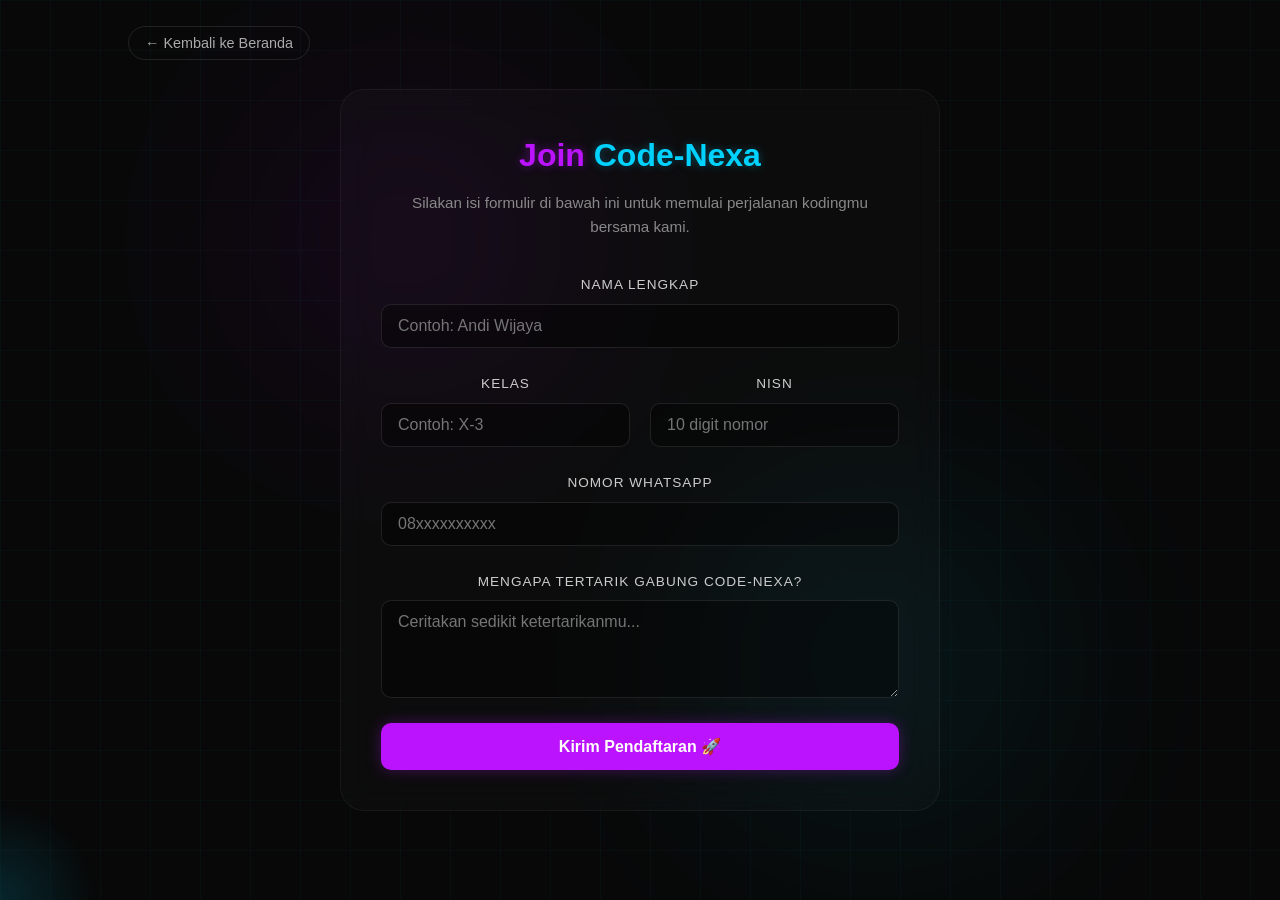
<file: form.html>
<!DOCTYPE html>
<html lang="id">
<head>
    <meta charset="UTF-8">
    <meta name="viewport" content="width=device-width, initial-scale=1.0">
    <title>Pendaftaran | CODE-NEXA</title>
    <link rel="stylesheet" href="style.css">
    <link rel="stylesheet" href="form.css"> <!-- CSS khusus untuk halaman daftar -->
</head>
<body>

    <!-- Tombol Kembali ke Beranda -->
    <div class="back-nav">
        <a href="index.html" class="btn-back">← Kembali ke Beranda</a>
    </div>

    <div class="form-wrapper">
        <!-- Ornamen Aura Background Redup -->
        <div class="form-glow-orb orb-1"></div>
        <div class="form-glow-orb orb-2"></div>

        <div class="form-container glass-card">
            <div class="form-header">
                <h1 class="soft-neon-purple">Join <span class="soft-neon-blue">Code-Nexa</span></h1>
                <p>Silakan isi formulir di bawah ini untuk memulai perjalanan kodingmu bersama kami.</p>
            </div>

            <!-- Form terintegrasi dengan FormSubmit agar masuk ke Email otomatis -->
            <!-- Action dialihkan ke server Web3Forms -->
        <form id="pendaftaranEkskul" action="https://api.web3forms.com/submit" method="POST">

             <!-- PENTING: Ganti teks di bawah ini dengan Access Key yang kamu copy dari Gmail tadi -->
                     <input type="hidden" name="access_key" value="edf87581-15c2-4b20-9ef4-ca0a12f0ca46">

                    <!-- Pengalihan otomatis kembali ke beranda setelah siswa sukses mendaftar -->
                     <input type="hidden" name="redirect" value="http://127.0.0.1:5500/index.html">
    
                    <!-- Menyembunyikan fitur captcha agar siswa tidak pusing mengisi teka-teki -->
                  <input type="checkbox" name="botcheck" class="hidden" style="display: none;">

                <div class="input-group">
                    <label for="nama">Nama Lengkap</label>
                    <input type="text" id="nama" name="Nama Lengkap" placeholder="Contoh: Andi Wijaya" required>
                </div>

                <div class="input-row">
                    <div class="input-group">
                        <label for="kelas">Kelas</label>
                        <input type="text" id="kelas" name="Kelas" placeholder="Contoh: X-3" required>
                    </div>
                    <div class="input-group">
                        <label for="nisn">NISN</label>
                        <input type="number" id="nisn" name="NISN" placeholder="10 digit nomor" required>
                    </div>
                </div>

                <div class="input-group">
                    <label for="whatsapp">Nomor WhatsApp</label>
                    <input type="tel" id="whatsapp" name="No WhatsApp" placeholder="08xxxxxxxxxx" required>
                </div>

                <div class="input-group">
                    <label for="alasan">Mengapa tertarik gabung Code-Nexa?</label>
                    <textarea id="alasan" name="Alasan Bergabung" rows="4" placeholder="Ceritakan sedikit ketertarikanmu..." required></textarea>
                </div>

                <button type="submit" class="submit-btn-neon">Kirim Pendaftaran 🚀</button>
            </form>
        </div>
    </div>

    <div class="cursor-glow"></div>
    <style>
        .cursor-glow {
        width: 200px;
        height: 200px;
        background: radial-gradient(circle, rgba(0, 210, 255, 0.15) 0%, transparent 70%);
        border-radius: 50%;
        position: fixed;
        pointer-events: none;
        z-index: 9999;
        transform: translate(-50%, -50%);
    }
    </style>

    <style> /* ANIMASI LOADING SPINNER */
.spinner {
    display: inline-block;
    width: 14px;
    height: 14px;
    border: 2px solid rgba(255, 255, 255, 0.3);
    border-radius: 50%;
    border-top-color: #fff;
    animation: spin 0.8s linear infinite;
    margin-right: 8px;
    vertical-align: middle;
}

@keyframes spin {
    to { transform: rotate(360deg); }
}
</style>
<script src="form.js"></script>
</body>
</html>
</file>
<file: style.css>
/* RESET & GLOBAL */
html {
    scroll-behavior: smooth; /* Efek meluncur mulus otomatis di seluruh halaman */
    scroll-padding-top: 80px; /* JAGA-JAGA: Beri jarak aman agar judul seksi tidak tertutup navbar yang melayang (fixed navbar) */
}
* {
    margin: 0; padding: 0; box-sizing: border-box;
    font-family: 'Segoe UI', sans-serif;
    scroll-behavior: smooth;
}

body {
    background: #080808;
    background-image: linear-gradient(rgba(0, 210, 255, 0.03) 1px, transparent 1px),
                      linear-gradient(90deg, rgba(0, 210, 255, 0.03) 1px, transparent 1px);
    background-size: 50px 50px;
    color: white;
    line-height: 1.6;
}

/* NAVIGASI */
header {
    background: rgba(0, 0, 0, 0.9);
    position: fixed; top: 0; width: 100%; z-index: 1000;
    border-bottom: 1px solid #222;
}

#about {
    position: relative;
    background: linear-gradient(rgba(8, 8, 8, 0.8), rgba(8, 8, 8, 0.8)), 
                url('/bg.\ kelas.jpg');
    background-size: cover;
    background-position: center;
    padding: 100px 10%;
}

nav {
    display: flex; justify-content: space-between; align-items: center;
    padding: 15px 10%;
}

.logo { font-size: 1.5rem; font-weight: bold; letter-spacing: 3px; }
.logo span { color: #bc13fe; text-shadow: 0 0 10px #bc13fe; }

nav ul { display: flex; list-style: none; gap: 20px; }
nav ul li a { color: #fff; text-decoration: none; font-size: 0.9rem; transition: 0.3s; }
nav ul li a:hover { color: #00d2ff; text-shadow: 0 0 10px #00d2ff; }

.btn-join { background: #bc13fe; padding: 5px 15px; border-radius: 5px; box-shadow: 0 0 10px #bc13fe; }


/* SPACING & GRID */
section { padding: 100px 10%; }
.grid-container { display: grid; grid-template-columns: repeat(auto-fit, minmax(280px, 1fr)); gap: 40px; margin-top: 40px; }
.text-center { text-align: center; margin-bottom: 20px; }

/* CARDS MATERI & MENTOR */
.materi-card, .mentor-card {
    background: #111; padding: 30px; border-radius: 20px;
    border: 1px solid #28188d; transition: 0.4s;
}

.materi-card:hover, .mentor-card:hover { transform: translateY(-10px); }

.neon-border-blue:hover { border-color: #00d2ff; box-shadow: 0 0 20px rgba(0, 210, 255, 0.3); }
.neon-border-purple:hover { border-color: #bc13fe; box-shadow: 0 0 20px rgba(188, 19, 254, 0.3); }

/* GALLERY */
.gallery-grid {
    display: grid; grid-template-columns: repeat(auto-fit, minmax(200px, 1fr)); gap: 15px; margin-top: 40px;
}

.gallery-item img {
    width: 100%; border-radius: 10px; border: 1px solid #333; transition: 0.3s;
}

.gallery-item img:hover { border-color: #00d2ff; filter: brightness(1.2); }

/* NEON TEXT */
/* Warna Biru Soft */
.neon-text-blue {
    color: #00d2ff;
    /* Gunakan hanya 2 lapis bayangan dengan blur yang lebih besar */
    text-shadow: 
        0 0 5px rgba(0, 210, 255, 0.5), 
        0 0 15px rgba(0, 210, 255, 0.3);
}

/* Warna Ungu Soft */
.neon-text-purple {
    color: #bc13fe;
    text-shadow: 
        0 0 5px rgba(188, 19, 254, 0.5), 
        0 0 15px rgba(188, 19, 254, 0.3);
}
.text-gradient { background: linear-gradient(90deg, #00d2ff, #bc13fe); -webkit-background-clip: text; -webkit-text-fill-color: transparent; font-weight: bold; }

/* MODAL */
.modal-overlay {
    display: none; position: fixed; top: 0; left: 0; width: 100%; height: 100%;
    background: rgba(0,0,0,0.85); backdrop-filter: blur(8px); z-index: 2000;
    justify-content: center; align-items: center; opacity: 0; transition: 0.3s;
}
.modal-overlay.active { display: flex; opacity: 1; }
.glass-card { background: rgba(255,255,255,0.05); padding: 40px; border-radius: 20px; border: 1px solid #bc13fe; text-align: center; }

/* RESPONSIVE */
@media (max-width: 768px) {
    nav ul { display: none; }
    section { padding: 60px 5%; }
}

/* Efek Lampu Neon Berkedip */
@keyframes flicker {
    0%, 18%, 22%, 25%, 53%, 57%, 100% {
        text-shadow: 0 0 4px #fff, 0 0 11px #fff, 0 0 19px #bc13fe, 0 0 40px #bc13fe, 0 0 80px #bc13fe;
    }
    20%, 24%, 55% {        
        text-shadow: none;
    }
}


.materi-card {
    position: relative;
    overflow: hidden;
}

.materi-card::before {
    content: '';
    position: absolute;
    top: -50%;
    left: -50%;
    width: 200%;
    height: 200%;
    background: conic-gradient(transparent, transparent, transparent, #00d2ff);
    animation: rotate 4s linear infinite;
    display: none;
}

.materi-card:hover::before {
    display: block;
}

.materi-card::after {
    content: '';
    position: absolute;
    inset: 2px; /* Jarak border */
    background: #111;
    border-radius: 18px;
    z-index: 1;
}

/* Pastikan konten card tetap di atas animasi border */
.materi-card * {
    position: relative;
    z-index: 2;
}

@keyframes rotate {
    100% { transform: rotate(360deg); }
}

/* Elemen sembunyi di awal */
.reveal {
    opacity: 0;
    transform: translateY(30px); /* Sedikit turun ke bawah */
    transition: opacity 0.8s ease-out, transform 0.8s ease-out;
}

/* Muncul dari bawah */
.reveal-bottom { transform: translateY(50px); }

/* Muncul dari kiri */
.reveal-left { transform: translateX(-50px); }

/* Saat class 'show' aktif (via JS) */
.reveal.show {
    opacity: 1;
    transform: translateY(0);
}

/* --- ANIMASI GLITCH CODE-NEXA --- */

.glitch {
    position: relative;
    display: inline-block;
}

/* Membuat salinan teks ungu (Pseudo-element Before) */
.glitch::before {
    content: attr(data-text);
    position: absolute;
    top: 0;
    left: 0;
    width: 100%;
    height: 100%;
    color: #bc13fe; /* Warna Ungu */
    background: #080808; /* Samakan dengan BG body */
    overflow: hidden;
    text-shadow: -2px 0 #bc13fe;
    clip: rect(0, 900px, 0, 0); /* Sembunyi di awal */
}

/* Membuat salinan teks biru (Pseudo-element After) */
.glitch::after {
    content: attr(data-text);
    position: absolute;
    top: 0;
    left: 0;
    width: 100%;
    height: 100%;
    color: #00d2ff; /* Warna Biru */
    background: #080808; /* Samakan dengan BG body */
    overflow: hidden;
    text-shadow: 2px 0 #00d2ff;
    clip: rect(0, 900px, 0, 0); /* Sembunyi di awal */
}

/* Jalankan Animasi Saat Hover */
.glitch:hover::before {
    animation: glitch-anim 0.3s infinite linear alternate-reverse;
}

.glitch:hover::after {
    animation: glitch-anim-2 0.3s infinite linear alternate-reverse;
}


@keyframes softFlicker {
    0%, 100% {
        opacity: 1;
        text-shadow: 0 0 8px rgba(188, 19, 254, 0.4);
    }
    50% {
        opacity: 0.8;
        text-shadow: 0 0 3px rgba(188, 19, 254, 0.2);
    }
}

.neon-flicker-pulse {
    animation: softFlicker 4s infinite ease-in-out;
}

.stat-box {
    display: flex;
    justify-content: space-around;
    padding: 50px 10%;
    background: rgba(255, 255, 255, 0.02);
    border-top: 1px solid #222;
    border-bottom: 1px solid #222;
    text-align: center;
}
.stat-box { font-size: 2.5rem; margin-bottom: 5px; }
.stat-box { color: #666; text-transform: uppercase; letter-spacing: 2px; font-size: 0.8rem; }
/* Container Dasar */
.about-container {
    display: flex;
    align-items: center;
    justify-content: space-between;
    gap: 50px;
}

/* Tipografi Judul */
.main-title {
    font-size: 3rem;
    line-height: 1.2;
    margin-bottom: 20px;
    color: #f0f0f0;
}

/* Neon yang Redup & Soft */
.soft-neon-purple {
    color: #bc13fe;
    /* Cahaya tipis, tidak menyilaukan */
    text-shadow: 0 0 10px rgba(188, 19, 254, 0.4); 
    position: relative;
}

/* Deskripsi yang nyaman dibaca */
.about-description {
    color: #aaa;
    font-size: 1.1rem;
    max-width: 600px;
    margin-bottom: 30px;
}

/* List Fitur */
.about-features {
    display: flex;
    gap: 20px;
    flex-wrap: wrap;
}

.feat-item {
    font-size: 0.85rem;
    color: #00d2ff;
    background: rgba(0, 210, 255, 0.05);
    padding: 5px 15px;
    border-radius: 50px;
    border: 1px solid rgba(0, 210, 255, 0.1);
}

/* Ornamen Visual (Background Aura) */
.about-visual {
    position: relative;
    width: 300px;
    height: 300px;
    display: flex;
    justify-content: center;
    align-items: center;
}

.glow-orb {
    position: absolute;
    width: 150px;
    height: 150px;
    filter: blur(80px); /* Blur tinggi agar cahayanya lembut */
    opacity: 0.2; /* Sangat redup */
    z-index: -1;
}

.orb-purple { background: #bc13fe; top: 0; right: 0; }
.orb-blue { background: #00d2ff; bottom: 0; left: 0; }

.visual-box {
    background: rgba(255, 255, 255, 0.03);
    padding: 20px;
    border-radius: 15px;
    border: 1px solid rgba(255, 255, 255, 0.1);
    font-family: 'Courier New', monospace;
    color: #555;
}

/* Responsif HP */
@media (max-width: 768px) {
    .about-container {
        flex-direction: column;
        text-align: center;
    }
    .about-visual {
        display: none; /* Sembunyikan visual di HP agar fokus ke teks */
    }
    .about-features {
        justify-content: center;
    }
}

@keyframes softNeonFlicker {
    0%, 100% { text-shadow: 0 0 10px rgba(188, 19, 254, 0.4); }
    33% { text-shadow: 0 0 5px rgba(188, 19, 254, 0.2); }
    66% { text-shadow: 0 0 15px rgba(188, 19, 254, 0.5); }
}

.neon-flicker {
    animation: softNeonFlicker 5s infinite;
}

.marquee {
    overflow: hidden;
    background: #111;
    padding: 15px 0;
    border-top: 1px solid #bc13fe;
    border-bottom: 1px solid #bc13fe;
}

.marquee-content {
    display: flex;
    white-space: nowrap;
    animation: scrolling 20s linear infinite;
}

.marquee-content span {
    font-weight: bold;
    color: #fff;
    margin: 0 40px;
    letter-spacing: 3px;
    opacity: 0.5;
}

@keyframes scrolling {
    0% { transform: translateX(0); }
    100% { transform: translateX(-50%); }
}

.mentor-card {
    position: relative;
    overflow: hidden;
}

.mentor-card::before {
    content: '';
    position: absolute;
    top: -50%;
    left: -50%;
    width: 200%;
    height: 200%;
    background: conic-gradient(transparent, transparent, transparent, #00d2ff);
    animation: rotate 4s linear infinite;
    display: none;
}

.mentor-card:hover::before {
    display: block;
}

.mentor-card::after {
    content: '';
    position: absolute;
    inset: 2px; /* Jarak border */
    background: #111;
    border-radius: 18px;
    z-index: 1;
}

/* Pastikan konten card tetap di atas animasi border */
.mentor-card * {
    position: relative;
    z-index: 2;
}

@keyframes rotate {
    100% { transform: rotate(360deg); }
}

/* Efek Mengetik Kursor */
#dynamic-typing::after {
    content: '|';
    animation: blink 0.7s infinite;
}

@keyframes blink {
    50% { opacity: 0; }
}

/* Tombol Switch Tema */
.theme-btn {
    background: none;
    border: 1px solid rgba(255, 255, 255, 0.2);
    font-size: 1.2rem;
    cursor: pointer;
    padding: 5px 10px;
    border-radius: 50%;
    transition: 0.3s;
}
.theme-btn:hover {
    transform: scale(1.1);
    border-color: #00d2ff;
}

/* Tampilan Notifikasi Sukses di dalam Form */
.success-message {
    animation: fadeInUp 0.5s ease forwards;
    padding: 20px;
}
.success-icon {
    font-size: 3rem;
    animation: bounce 1s infinite;
}
@keyframes bounce {
    0%, 100% { transform: translateY(0); }
    50% { transform: translateY(-10px); }
}

/* Mode Alternatif (Cyber Pink Mode) saat tombol tema diklik */
body.cyber-pink {
    background: #0f0514;
    background-image: linear-gradient(rgba(188, 19, 254, 0.03) 1px, transparent 1px),
                      linear-gradient(90deg, rgba(188, 19, 254, 0.03) 1px, transparent 1px);
}
body.cyber-pink .soft-neon-purple {
    color: #00d2ff;
    text-shadow: 0 0 10px rgba(0, 210, 255, 0.4);
}

/* ==========================================
   CTA SECTION WITH ORGANIC GLASSMORPHISM
   ========================================== */
.cta-section {
    padding: 60px 20px;
    display: flex;
    justify-content: center;
    align-items: center;
    background: #0d0d11; /* Latar belakang gelap */
}

.glass-card-organic {
    background: rgba(255, 255, 255, 0.03);
    backdrop-filter: blur(12px);
    -webkit-backdrop-filter: blur(12px);
    border: 1px solid rgba(255, 255, 255, 0.08);
    
    /* Bentuk organik melengkung lembut, menghindari boxy */
    border-radius: 24px; 
    
    padding: 40px 50px;
    width: 100%;
    max-width: 1000px;
    display: flex;
    justify-content: space-between;
    align-items: center;
    gap: 30px;
    
    /* Soft warm glow effect */
    box-shadow: 0 15px 35px rgba(0, 0, 0, 0.5), 
                0 0 25px rgba(255, 77, 0, 0.05); 
    transition: transform 0.3s ease, box-shadow 0.3s ease;
}

.glass-card-organic:hover {
    transform: translateY(-5px);
    box-shadow: 0 20px 40px rgba(0, 0, 0, 0.6), 
                0 0 35px rgba(255, 77, 0, 0.1); /* Pendaran neon diperlembut saat hover */
}

.cta-content h2 {
    color: #ffffff;
    font-size: 2rem;
    margin-bottom: 10px;
    font-weight: 700;
}

.text-glow-warm {
    color: #4336ff; /* Warna oranye api hangat */
    text-shadow: 0 0 8px rgba(175, 54, 255, 0.4);
}

.cta-content p {
    color: #b0b0bc;
    font-size: 1rem;
    max-width: 600px;
    line-height: 1.6;
}

/* TOMBOL CTA NEON */
.btn-cta-neon {
    display: inline-flex;
    align-items: center;
    gap: 10px;
    padding: 14px 32px;
    background: linear-gradient(135deg, #0000ff, #d400ff); /* Tema Gradasi Api */
    color: #ffffff;
    text-decoration: none;
    font-weight: 600;
    border-radius: 50px; /* Rounded pill shape */
    transition: all 0.3s ease;
    box-shadow: 0 4px 15px rgba(0, 85, 255, 0.2);
}

.btn-cta-neon:hover {
    transform: scale(1.05);
    box-shadow: 0 6px 20px rgba(0, 68, 255, 0.4); /* Efek glow tombol tetap nyaman di mata */
}

/* RESPONSIF UNTUK HP */
@media (max-width: 768px) {
    .glass-card-organic {
        flex-direction: column;
        text-align: center;
        padding: 30px 24px;
    }
    
    .cta-content p {
        margin-bottom: 10px;
    }
    
    .btn-cta-neon {
        width: 100%;
        justify-content: center;
    }
}

/* ==========================================
   INTERACTIVE SKILLS MATRIX STYLE
   ========================================== */
.skills-section {
    padding: 60px 20px;
    background: #0d0d11;
    text-align: center;
}

.skills-headline h2 {
    color: #ffffff;
    font-size: 2.2rem;
    margin-bottom: 10px;
}

.skills-headline p {
    color: #b0b0bc;
    margin-bottom: 40px;
}

.matrix-container {
    max-width: 900px;
    margin: 0 auto;
    display: flex;
    flex-direction: column;
    gap: 20px;
}

/* Navigasi Tombol */
.matrix-nav {
    display: flex;
    justify-content: center;
    gap: 15px;
}

.matrix-btn {
    background: rgba(255, 255, 255, 0.02);
    border: 1px solid rgba(255, 255, 255, 0.08);
    color: #b0b0bc;
    padding: 12px 28px;
    border-radius: 50px;
    cursor: pointer;
    font-weight: 600;
    font-size: 1rem;
    display: flex;
    align-items: center;
    gap: 8px;
    transition: all 0.3s ease;
}

.matrix-btn:hover {
    color: #ffffff;
    border-color: rgba(134, 54, 255, 0.3);
    box-shadow: 0 0 15px rgba(208, 54, 255, 0.1); /* Soft glow nyaman di mata */
}

.matrix-btn.active {
    background: linear-gradient(135deg, #0800ff1a, #1100ff33);
    border-color: #3643ff;
    color: #ffffff;
    box-shadow: 0 0 15px rgba(98, 54, 255, 0.2);
}

/* Konten Display */
.matrix-display {
    text-align: left;
    min-height: 180px;
    display: flex;
    align-items: center;
}

.skill-detail-panel h3 {
    color: #ffffff;
    font-size: 1.5rem;
    margin-bottom: 12px;
    display: flex;
    align-items: center;
    gap: 10px;
}

.skill-detail-panel p {
    color: #b0b0bc;
    line-height: 1.6;
    margin-bottom: 20px;
}

/* Kumpulan Tag Materi */
.sub-topics {
    display: flex;
    flex-wrap: wrap;
    gap: 10px;
}

.topic-tag {
    background: rgba(255, 255, 255, 0.05);
    border: 1px solid rgba(255, 255, 255, 0.1);
    color: #ffffff;
    padding: 6px 14px;
    border-radius: 8px;
    font-size: 0.85rem;
    font-weight: 500;
}

/* ==========================================
   FASE 1: CODING LAB SIMULATOR STYLE
   ========================================== */
.simulation-section {
    padding: 60px 20px;
    background: #0d0d11;
    text-align: center;
}
.simulation-header h2 {
    color: #ffffff;
    font-size: 2.2rem;
    margin-bottom: 10px;
}
.simulation-container {
    max-width: 1100px;
    margin: 30px auto 0 auto;
}
.challenge-box {
    text-align: left;
    padding: 35px;
    display: flex;
    flex-direction: column;
    justify-content: center;
}
.challenge-badge {
    background: rgba(255, 94, 54, 0.1);
    color: #ff5e36;
    border: 1px solid rgba(255, 94, 54, 0.2);
    padding: 4px 12px;
    border-radius: 50px;
    font-size: 0.8rem;
    font-weight: 600;
    width: max-content;
    margin-bottom: 15px;
}
.challenge-box h3 {
    color: #fff;
    font-size: 1.6rem;
    margin-bottom: 15px;
}
.challenge-box p {
    color: #b0b0bc;
    line-height: 1.6;
}
.clue-box {
    background: rgba(255, 255, 255, 0.02);
    border-left: 3px solid #ff5e36;
    padding: 15px;
    margin: 20px 0;
    border-radius: 0 12px 12px 0;
}
.clue-box ul {
    margin-top: 8px;
    padding-left: 20px;
    color: #b0b0bc;
}
.btn-check-code {
    background: linear-gradient(135deg, #ff4500, #ff7300);
    color: #fff;
    border: none;
    padding: 14px 24px;
    font-weight: 600;
    border-radius: 12px;
    cursor: pointer;
    transition: all 0.3s ease;
    text-align: center;
}
.btn-check-code:hover {
    transform: translateY(-2px);
    box-shadow: 0 5px 15px rgba(255, 69, 0, 0.3);
}

/* Editor Input Area */
.editor-box-container {
    padding: 0 !important;
    background: rgba(15, 15, 22, 0.6) !important;
    display: flex;
    flex-direction: column;
    overflow: hidden;
}
.editor-input-area {
    flex-grow: 1;
}
#user-code-input {
    width: 100%;
    height: 180px;
    background: transparent;
    border: none;
    padding: 20px;
    color: #00ffcc;
    font-family: 'Consolas', 'Courier New', monospace;
    font-size: 0.95rem;
    resize: none;
    outline: none;
    line-height: 1.5;
}
.lab-output-window {
    background: rgba(0, 0, 0, 0.2);
    border: 1px dashed rgba(255, 255, 255, 0.1);
    margin: 0 20px 20px 20px;
    padding: 20px;
    border-radius: 12px;
    min-height: 80px;
    text-align: left;
    color: #fff;
}

/* ==========================================
   FASE 2: HACKATHON SECTION STYLE
   ========================================== */
.hackathon-section {
    padding: 80px 20px;
    background: #0d0d11;
    position: relative;
    display: flex;
    justify-content: center;
}
.hackathon-container {
    max-width: 1100px;
    width: 100%;
    padding: 45px !important;
    display: grid;
    grid-template-columns: 1.2fr 0.8fr;
    gap: 40px;
    align-items: center;
    position: relative;
    z-index: 2;
    box-shadow: 0 15px 35px rgba(0,0,0,0.5), 0 0 30px rgba(0, 210, 255, 0.03);
}
.text-glow-blue {
    color: #00d2ff;
    text-shadow: 0 0 8px rgba(0, 210, 255, 0.4);
}
.hackathon-badge {
    background: rgba(0, 210, 255, 0.1);
    color: #00d2ff;
    border: 1px solid rgba(0, 210, 255, 0.2);
    padding: 5px 14px;
    border-radius: 50px;
    font-size: 0.8rem;
    font-weight: 600;
    display: inline-block;
    margin-bottom: 15px;
}
.hackathon-info h2 {
    color: #fff;
    font-size: 2.5rem;
    margin-bottom: 15px;
}
.hackathon-info p {
    color: #b0b0bc;
    line-height: 1.7;
}
.hackathon-meta-grid {
    display: flex;
    gap: 30px;
    margin-top: 25px;
    flex-wrap: wrap;
}
.meta-item {
    display: flex;
    align-items: center;
    gap: 12px;
    color: #fff;
}
.meta-item i {
    color: #00d2ff;
    font-size: 1.3rem;
}
.meta-item div {
    display: flex;
    flex-direction: column;
}
.meta-item span {
    font-size: 0.8rem;
    color: #696979;
}
.meta-item interstate {
    font-size: 0.95rem;
}

/* Countdown Box Component */
.hackathon-countdown-box {
    background: rgba(255, 255, 255, 0.02);
    border: 1px solid rgba(255, 255, 255, 0.05);
    border-radius: 16px;
    padding: 30px;
    text-align: center;
    display: flex;
    flex-direction: column;
    align-items: center;
}
.hackathon-countdown-box h4 {
    color: #b0b0bc;
    font-weight: 500;
    margin-bottom: 15px;
}
.countdown-timer {
    display: flex;
    gap: 15px;
    margin-bottom: 25px;
}
.time-block {
    background: rgba(0, 0, 0, 0.3);
    border: 1px solid rgba(255, 255, 255, 0.05);
    padding: 10px 15px;
    border-radius: 12px;
    min-width: 70px;
    display: flex;
    flex-direction: column;
}
.time-block span {
    font-size: 1.8rem;
    font-weight: 700;
    color: #ffffff;
    font-family: monospace;
}
.time-block small {
    color: #696979;
    font-size: 0.75rem;
}
.btn-hackathon-join {
    width: 100%;
    padding: 14px;
    background: transparent;
    border: 1px solid #00d2ff;
    color: #00d2ff;
    text-decoration: none;
    font-weight: 600;
    border-radius: 12px;
    transition: all 0.3s ease;
    box-shadow: 0 0 10px rgba(0, 210, 255, 0.1);
}
.btn-hackathon-join:hover {
    background: #00d2ff;
    color: #0d0d11;
    box-shadow: 0 0 20px rgba(0, 210, 255, 0.3);
    transform: scale(1.02);
}

/* RESPONSIVE LAYOUT MOBILE */
@media (max-width: 900px) {
    .hackathon-container {
        grid-template-columns: 1fr;
        padding: 25px !important;
    }
}

/* ==========================================================================
   CSS MASTER: SECTION CARD MATERI & POP-UP MODAL ENGINE
   ========================================================================== */

/* Container Section */
.materi-section {
    padding: 60px 0;
    width: 100%;
}

.materi-container {
    max-width: 1200px;
    margin: 0 auto;
    padding: 0 20px;
    box-sizing: border-box;
}

.materi-title {
    text-align: center;
    font-size: 2rem;
    font-weight: 700;
    color: #ffffff;
    margin-bottom: 40px;
    letter-spacing: 0.5px;
    text-shadow: 0 0 10px rgba(0, 210, 255, 0.2);
}

/* Grid Layout */
.materi-grid {
    display: grid;
    grid-template-columns: repeat(3, 1fr);
    gap: 25px;
}

/* Card Styling (Organic Glassmorphism) */
.materi-card {
    padding: 30px;
    cursor: pointer;
    transition: transform 0.3s cubic-bezier(0.25, 1, 0.5, 1), box-shadow 0.3s ease, border-color 0.3s ease;
    display: flex;
    flex-direction: column;
    align-items: flex-start;
}

.materi-card:hover {
    transform: translateY(-6px);
    border-color: rgba(255, 255, 255, 0.15);
    box-shadow: 0 15px 30px rgba(0, 0, 0, 0.5);
}

/* Ikon Pembungkus & Soft Glow Effect */
.card-icon-wrapper {
    width: 45px;
    height: 45px;
    border-radius: 10px;
    display: flex;
    align-items: center;
    justify-content: center;
    font-size: 1.3rem;
    margin-bottom: 20px;
}

.html-glow { background: rgba(255, 69, 0, 0.1); color: #ff4500; border: 1px solid rgba(255, 69, 0, 0.2); }
.python-glow { background: rgba(0, 210, 255, 0.1); color: #00d2ff; border: 1px solid rgba(0, 210, 255, 0.2); }
.mobile-glow { background: rgba(160, 32, 240, 0.1); color: #a020f0; border: 1px solid rgba(160, 32, 240, 0.2); }

.materi-card h3 {
    color: #ffffff;
    font-size: 1.25rem;
    margin: 0 0 12px 0;
}

.materi-card p {
    color: #a0a0b0;
    font-size: 0.9rem;
    line-height: 1.5;
    margin: 0 0 20px 0;
    flex-grow: 1;
}

.btn-baca-materi {
    font-size: 0.85rem;
    font-weight: 600;
    color: #b0b0bc;
    display: flex;
    align-items: center;
    gap: 8px;
    transition: color 0.2s ease;
}

.materi-card:hover .btn-baca-materi {
    color: #00ffcc;
}

/* ==========================================
   MODAL POP-UP ENGINE STYLING
   ========================================== */
.materi-modal-overlay {
    position: fixed;
    top: 0;
    left: 0;
    width: 100%;
    height: 100%;
    background: rgba(4, 4, 6, 0.75);
    backdrop-filter: blur(8px);
    -webkit-backdrop-filter: blur(8px);
    z-index: 1000;
    display: flex;
    align-items: center;
    justify-content: center;
    opacity: 0;
    pointer-events: none;
    transition: opacity 0.3s ease;
}

/* Trigger Muncul (Diaktifkan via JS) */
.materi-modal-overlay.modal-active {
    opacity: 1;
    pointer-events: auto;
}

/* Konten Utama di Dalam Modal */
.materi-modal-content {
    width: 100%;
    max-width: 500px; /* Batasi lebar maksimal agar tidak terlalu melar */
    padding: 30px;
    position: relative;
    transform: scale(0.9);
    transition: transform 0.3s cubic-bezier(0.34, 1.56, 0.64, 1);
    background: #0f0f15 !important;
    display: flex;
    flex-direction: column; /* Mengatur semua komponen menyusun ke bawah, bukan ke samping */
    align-items: flex-start; /* Meratakan semua konten ke sebelah kiri */
    box-sizing: border-box;
}

.materi-modal-overlay.modal-active .materi-modal-content {
    transform: scale(1);
}

/* Tombol Silang Close di Sudut Kanan Atas */
.modal-close-btn {
    position: absolute;
    top: 15px;
    right: 20px;
    background: transparent;
    border: none;
    color: #606070;
    font-size: 1.8rem;
    cursor: pointer;
    transition: color 0.2s ease;
    z-index: 10;
}
.modal-close-btn:hover { color: #ffffff; }

/* Tag Kategori di Atas Judul */
.modal-header-tag {
    font-size: 0.75rem;
    font-weight: 800;
    padding: 4px 10px;
    border-radius: 4px;
    display: inline-flex;
    align-items: center;
    gap: 6px;
    margin-bottom: 15px;
}

/* Judul Utama Modal */
.materi-modal-content h2 {
    color: #ffffff;
    font-size: 1.5rem;
    margin: 0 0 15px 0;
    text-align: left;
    width: 100%;
}

/* Area Isi Konten yang Bisa Di-scroll Secara Vertikal Saja */
.modal-body-scroll {
    width: 100%; /* Paksa lebar penuh mengikuti kontainer utama */
    max-height: 300px; /* Batasi tinggi maksimal agar tidak menembus layar */
    overflow-y: auto; /* Aktifkan scroll atas-bawah jika teks panjang */
    overflow-x: hidden; /* Matikan total scroll kiri-kanan yang merusak layout */
    padding-right: 8px;
    margin-bottom: 25px;
    box-sizing: border-box;
    text-align: left;
}

/* Kustomisasi Tampilan Scrollbar agar Tipis dan Estetik */
.modal-body-scroll::-webkit-scrollbar {
    width: 4px;
}
.modal-body-scroll::-webkit-scrollbar-track {
    background: rgba(255, 255, 255, 0.01);
}
.modal-body-scroll::-webkit-scrollbar-thumb {
    background: rgba(255, 255, 255, 0.1);
    border-radius: 4px;
}
.modal-body-scroll::-webkit-scrollbar-thumb:hover {
    background: #00ffcc;
}

.modal-body-scroll p {
    color: #a0a0b0;
    font-size: 0.95rem;
    line-height: 1.6;
    margin: 0 0 15px 0;
}

/* Box Wadah Sub-Materi Internal */
.sub-materi-box {
    width: 100%; /* Pastikan box sub-materi melebar sempurna */
    background: rgba(255, 255, 255, 0.02);
    border: 1px solid rgba(255, 255, 255, 0.04);
    border-radius: 8px;
    padding: 15px;
    margin-bottom: 15px;
    box-sizing: border-box;
}

.sub-materi-box h4 {
    margin: 0 0 8px 0;
    color: #ffffff;
    font-size: 1rem;
    display: flex;
    align-items: center;
    gap: 8px;
}

.sub-materi-box p {
    margin: 0;
    font-size: 0.88rem;
    color: #a0a0b0;
}

/* Tombol Akses ke Halaman Arena */
.modal-btn-arena {
    display: flex;
    width: 100%; /* Membuat tombol memanjang penuh di bagian bawah */
    background: linear-gradient(135deg, #ff4500, #ff7300);
    color: #ffffff;
    text-decoration: none;
    padding: 12px;
    border-radius: 8px;
    font-weight: 700;
    font-size: 0.95rem;
    justify-content: center;
    align-items: center;
    gap: 10px;
    box-sizing: border-box;
    transition: opacity 0.2s ease, transform 0.2s ease;
    margin-top: auto; /* Dorong tombol untuk selalu berada di paling bawah modal */
}

.modal-btn-arena:hover {
    opacity: 0.95;
    transform: translateY(-1px);
}

/* Aturan Responsif Layar Smartphone */
@media (max-width: 600px) {
    .materi-modal-content {
        width: 92%;
        padding: 20px;
    }
    .materi-modal-content h2 {
        font-size: 1.3rem;
    }
}

/* --- Pembungkus Ikon pada Card --- */
.card-icon-wrapper {
    width: 50px;
    height: 50px;
    border-radius: 12px;
    display: flex;
    align-items: center;
    justify-content: center;
    font-size: 1.6rem; /* Ukuran logo */
    margin-bottom: 20px;
    transition: all 0.3s ease;
}

/* --- Efek Warna & Soft Glow Per Kategori (Nyaman di Mata) --- */
.html-glow { 
    background: rgba(255, 69, 0, 0.1); 
    color: #ff4500; 
    border: 1px solid rgba(255, 69, 0, 0.25);
    box-shadow: 0 0 15px rgba(255, 69, 0, 0.15);
}

.python-glow { 
    background: rgba(0, 210, 255, 0.1); 
    color: #00d2ff; 
    border: 1px solid rgba(0, 210, 255, 0.25);
    box-shadow: 0 0 15px rgba(0, 210, 255, 0.15);
}

.mobile-glow { 
    background: rgba(160, 32, 240, 0.1); 
    color: #bfa3ff; 
    border: 1px solid rgba(160, 32, 240, 0.25);
    box-shadow: 0 0 15px rgba(160, 32, 240, 0.15);
}

/* --- Efek Interaktif Saat Card Di-Hover Teman Sekolahmu --- */
.materi-card:hover .html-glow {
    box-shadow: 0 0 20px rgba(255, 69, 0, 0.35);
    background: rgba(255, 69, 0, 0.15);
}

.materi-card:hover .python-glow {
    box-shadow: 0 0 20px rgba(0, 210, 255, 0.35);
    background: rgba(0, 210, 255, 0.15);
}

.materi-card:hover .mobile-glow {
    box-shadow: 0 0 20px rgba(160, 32, 240, 0.35);
    background: rgba(160, 32, 240, 0.15);
}

/* ==========================================================================
   CSS EXPANSION: INSTRUCTORS & ACTIVITIES SECTIONS
   ========================================================================== */

/* Pengatur Jarak Kontainer Global */
.nexa-container {
    max-width: 1200px;
    margin: 0 auto;
    padding: 0 20px;
    box-sizing: border-box;
}

.section-glow-title {
    text-align: center;
    font-size: 1.8rem;
    font-weight: 700;
    margin-bottom: 35px;
    letter-spacing: 0.5px;
}

/* --- STYLE UNTUK OUR INSTRUCTORS --- */
.instructors-section {
    padding: 50px 0;
}

/* --- SAKELAR FLEXBOX ANTI-MIRING --- */
.instructors-grid {
    display: flex;                  /* Mengaktifkan mode baris fleksibel */
    flex-direction: row;            /* Memaksa elemen berjejer ke samping (kanan-kiri) */
    justify-content: space-between; /* Membagi ruang kanan dan kiri secara adil */
    align-items: stretch;           /* Membuat tinggi kartu Kak Budi & Kak Siti sama rata */
    gap: 25px;                      /* Jarak aman antar kartu */
    width: 100%;
    max-width: 1200px;
    margin: 0 center;
    box-sizing: border-box;
}

/* --- UKURAN KARTU INSTRUKTUR --- */
.instructor-card {
    flex: 1;                        /* Memaksa kedua kartu membagi lebar wilayah 50% - 50% secara adil */
    min-width: 0;                   /* Mencegah kartu meluap keluar grid */
    background: rgba(255, 255, 255, 0.03);
    border: 1px solid rgba(255, 255, 255, 0.05);
    border-radius: 16px;
    padding: 25px;
    display: flex;
    align-items: center;
    gap: 20px;
    box-sizing: border-box;
    transition: transform 0.3s ease, border-color 0.3s ease;
}

/* --- RESPONSIVITAS SMARTPHONE --- */
@media (max-width: 900px) {
    .instructors-grid {
        flex-direction: column;     /* Saat layar HP, susunan otomatis kembali tegak lurus ke bawah */
    }
}
/* Lingkaran Ikon Avatar */
.instructor-avatar-wrapper {
    width: 65px;
    height: 65px;
    border-radius: 50%;
    display: flex;
    align-items: center;
    justify-content: center;
    font-size: 1.6rem;
    flex-shrink: 0;
}

.instructor-info {
    text-align: left;
}

.instructor-info h3 {
    margin: 0 0 4px 0;
    color: #ffffff;
    font-size: 1.3rem;
}

.instructor-role {
    display: block;
    font-size: 0.85rem;
    color: #00d2ff;
    font-weight: 600;
    margin-bottom: 10px;
}

.instructor-info p {
    margin: 0 0 15px 0;
    color: #a0a0b0;
    font-size: 0.9rem;
    line-height: 1.5;
}

/* Tag Keahlian di Bawah Instruktur */
.instructor-badges {
    display: flex;
    gap: 8px;
    flex-wrap: wrap;
}

/* Kontainer Lingkaran Avatar */
.instructor-avatar-wrapper {
    width: 70px;
    height: 70px;
    border-radius: 50%; /* Membuat lingkaran sempurna */
    display: flex;
    align-items: center; /* Mengetengahkan ikon secara vertikal */
    justify-content: center; /* Mengetengahkan ikon secara horizontal */
    font-size: 1.8rem; /* Mengatur ukuran besar ikon di dalam lingkaran */
    flex-shrink: 0; /* Mencegah lingkaran menjadi gepeng saat layar mengecil */
    transition: all 0.3s ease;
}

/* Jika menggunakan Foto Gambar asli di kemudian hari */
.instructor-avatar-wrapper img {
    width: 100%;
    height: 100%;
    object-fit: cover; /* Memotong gambar secara proporsional mengikuti lingkaran */
    border-radius: 50%;
}

/* Efek Soft Glow & Pewarnaan Batas Lingkaran (Anti-Silau) */
.html-glow { 
    background: rgba(255, 69, 0, 0.08); 
    color: #ff4500; 
    border: 1.5px solid rgba(255, 69, 0, 0.25);
    box-shadow: 0 0 15px rgba(255, 69, 0, 0.15);
}

.python-glow { 
    background: rgba(0, 210, 255, 0.08); 
    color: #00d2ff; 
    border: 1.5px solid rgba(0, 210, 255, 0.25);
    box-shadow: 0 0 15px rgba(0, 210, 255, 0.15);
}

/* Efek Interaktif Tambahan saat Card disentuh Kursort Teman Sekolah */
.instructor-card:hover .html-glow {
    box-shadow: 0 0 22px rgba(255, 69, 0, 0.35);
    background: rgba(255, 69, 0, 0.15);
}

.instructor-card:hover .python-glow {
    box-shadow: 0 0 22px rgba(0, 210, 255, 0.35);
    background: rgba(0, 210, 255, 0.15);
}

.badge-tech {
    font-size: 0.7rem;
    font-weight: 700;
    padding: 3px 8px;
    border-radius: 4px;
}

.python-badge { background: rgba(0, 210, 255, 0.12); color: #00d2ff; border: 1px solid rgba(0, 210, 255, 0.2); }
.sql-badge    { background: rgba(255, 189, 46, 0.12); color: #ffbd2e; border: 1px solid rgba(255, 189, 46, 0.2); }
.ai-badge     { background: rgba(160, 32, 240, 0.12); color: #bfa3ff; border: 1px solid rgba(160, 32, 240, 0.2); }

.html-tag{ background: rgba(255, 85, 0, 0.12); color: #ff6200; border: 1px solid rgba(255, 115, 0, 0.2); }
.css-tag { background: rgba(46, 238, 255, 0.12); color: #2ee3ff; border: 1px solid rgba(46, 255, 248, 0.2); }
.js-tag { background: rgba(46, 32, 240, 0.12); color: #1725b9; border: 1px solid rgba(60, 32, 240, 0.2); }
/* --- STYLE UNTUK OUR ACTIVITIES (EFEK HOVER OVERLAY) --- */
.activities-section {
    padding: 60px 0;
}

.activities-grid {
    display: grid;
    grid-template-columns: repeat(4, 1fr);
    gap: 20px;
}

.activity-card {
    border-radius: 12px;
    overflow: hidden;
    position: relative;
    box-shadow: 0 8px 25px rgba(0,0,0,0.4);
    background: #14141c;
    border: 1px solid rgba(255, 255, 255, 0.04);
}

.activity-image-container {
    width: 100%;
    position: relative;
    aspect-ratio: 4 / 3;
}

.activity-image-container img {
    width: 100%;
    height: 100%;
    object-fit: cover;
    transition: transform 0.4s ease;
}

/* Lapisan Kaca Gelap di Atas Gambar */
.activity-overlay {
    position: absolute;
    top: 0;
    left: 0;
    width: 100%;
    height: 100%;
    background: linear-gradient(to top, rgba(10, 10, 14, 0.95) 20%, rgba(10, 10, 14, 0.4) 100%);
    display: flex;
    flex-direction: column;
    justify-content: flex-end;
    padding: 15px;
    box-sizing: border-box;
    text-align: left;
    transition: background 0.3s ease;
}

.activity-tag {
    font-size: 0.65rem;
    font-weight: 800;
    letter-spacing: 1px;
    margin-bottom: 5px;
}

.activity-overlay h4 {
    color: #ffffff;
    margin: 0 0 4px 0;
    font-size: 1.05rem;
}

.activity-overlay p {
    color: #8a8a98;
    margin: 0;
    font-size: 0.78rem;
    line-height: 1.4;
}

/* Efek Interaktivitas Saat Di-hover Teman Sekolah */
.activity-card:hover img {
    transform: scale(1.08);
}

.activity-card:hover .activity-overlay {
    background: linear-gradient(to top, rgba(10, 10, 14, 0.98) 35%, rgba(0, 210, 255, 0.08) 100%);
}

/* Media Query Responsif HP */
@media (max-width: 950px) {
    .instructors-grid { grid-template-columns: 1fr; }
    .activities-grid { grid-template-columns: repeat(2, 1fr); }
}

@media (max-width: 550px) {
    .activities-grid { grid-template-columns: 1fr; }
}

/* ==========================================================================
   CSS NEW SECTION: FAQ ACCORDION ENGINE
   ========================================================================== */
.faq-section {
    padding: 60px 0;
    width: 100% !important;
    box-sizing: border-box !important;
}

/* Pembungkus Utama Bertumpuk Lurus ke Bawah (Anti-Miring) */
.faq-master-wrapper {
    display: flex !important;
    flex-direction: column !important; /* Memaksa kartu menyusun tegak lurus ke bawah */
    gap: 15px !important;
    width: 100% !important;
    max-width: 800px !important; /* Dibuat sedikit lebih ramping di tengah layar agar elegan */
    margin: 0 auto !important;
    box-sizing: border-box !important;
}

/* Wadah Kartu FAQ */
.faq-card {
    width: 100% !important;
    padding: 20px 25px !important;
    cursor: pointer;
    border-radius: 12px !important;
    border: 1px solid rgba(255, 255, 255, 0.05) !important;
    background: rgba(255, 255, 255, 0.02) !important;
    box-sizing: border-box !important;
    transition: all 0.3s ease;
}

.faq-card:hover {
    border-color: rgba(0, 210, 255, 0.2) !important;
    background: rgba(255, 255, 255, 0.04) !important;
}

/* Header Pertanyaan */
.faq-question {
    display: flex !important;
    justify-content: space-between !important;
    align-items: center !important;
    width: 100% !important;
}

.faq-question h4 {
    margin: 0 !important;
    color: #ffffff;
    font-size: 1.05rem;
    font-weight: 600;
}

.faq-icon {
    color: #606070;
    transition: transform 0.3s ease, color 0.3s ease;
}

/* Kotak Jawaban (Hidden by default, diaktifkan via JS) */
.faq-answer {
    max-height: 0;
    overflow: hidden;
    transition: max-height 0.3s ease-out;
}

.faq-answer p {
    margin: 0 !important;
    padding-top: 15px !important;
    color: #a0a0b0;
    font-size: 0.92rem;
    line-height: 1.6;
}

/* --- STATE INTERAKTIF SAAT FAQ TERBUKA --- */
.faq-card.faq-active .faq-icon {
    transform: rotate(180deg); /* Panah berputar ke atas */
    color: #00d2ff;
}

.faq-card.faq-active {
    border-color: rgba(0, 210, 255, 0.25) !important;
    box-shadow: 0 0 15px rgba(0, 210, 255, 0.1);
}
</file>
<file: form.css>
/* WRAPPER & LAYOUT GENERAl */
.form-wrapper {
    min-height: 100vh;
    display: flex;
    justify-content: center;
    align-items: center;
    padding: 40px 20px;
    position: relative;
    overflow: hidden;
}

/* Navigasi Kembali */
.back-nav {
    position: absolute;
    top: 30px;
    left: 10%;
    z-index: 10;
}

.btn-back {
    color: #aaa;
    text-decoration: none;
    font-size: 0.9rem;
    transition: 0.3s;
    padding: 8px 16px;
    border-radius: 20px;
    border: 1px solid rgba(255, 255, 255, 0.1);
}

.btn-back:hover {
    color: #00d2ff;
    border-color: rgba(0, 210, 255, 0.3);
    background: rgba(0, 210, 255, 0.02);
}

/* KOTAK GLASSMORPHISM FORM */
.form-container {
    max-width: 600px;
    width: 100%;
    background: rgba(255, 255, 255, 0.02);
    backdrop-filter: blur(15px);
    border: 1px solid rgba(255, 255, 255, 0.05);
    padding: 40px;
    border-radius: 24px;
    position: relative;
    z-index: 2;
}

.form-header {
    text-align: center;
    margin-bottom: 35px;
}

.form-header p {
    color: #888;
    font-size: 0.95rem;
    margin-top: 10px;
}

/* INPUT STYLING */
.input-group {
    margin-bottom: 25px;
    display: flex;
    flex-direction: column;
}

.input-row {
    display: flex;
    gap: 20px;
}

.input-row .input-group {
    flex: 1;
}

label {
    color: #ccc;
    font-size: 0.85rem;
    margin-bottom: 8px;
    letter-spacing: 1px;
    text-transform: uppercase;
}

input, textarea {
    background: rgba(0, 0, 0, 0.4);
    border: 1px solid rgba(255, 255, 255, 0.1);
    padding: 12px 16px;
    border-radius: 10px;
    color: #fff;
    font-size: 1rem;
    transition: 0.3s ease;
}

input:focus, textarea:focus {
    outline: none;
    border-color: rgba(0, 210, 255, 0.5);
    box-shadow: 0 0 10px rgba(0, 210, 255, 0.1);
}

/* BUTTON SOFT NEON */
.submit-btn-neon {
    width: 100%;
    background: #bc13fe;
    color: #fff;
    border: none;
    padding: 14px;
    border-radius: 10px;
    font-size: 1rem;
    font-weight: bold;
    cursor: pointer;
    box-shadow: 0 0 15px rgba(188, 19, 254, 0.3);
    transition: 0.3s;
}

.submit-btn-neon:hover {
    transform: translateY(-2px);
    box-shadow: 0 0 20px rgba(188, 19, 254, 0.5);
    background: #c724ff;
}

/* ORNAMEN AURA BACKGROUND REDUP (SOFT) */
.form-glow-orb {
    position: absolute;
    width: 300px;
    height: 300px;
    border-radius: 50%;
    filter: blur(120px);
    opacity: 0.1; /* Sangat redup agar mata nyaman */
    z-index: 1;
}
.orb-1 { background: #bc13fe; top: 10%; left: 20%; }
.orb-2 { background: #00d2ff; bottom: 10%; right: 20%; }

/* Soft Neon Utility */
.soft-neon-blue { color: #00d2ff; text-shadow: 0 0 8px rgba(0, 210, 255, 0.3); }

/* RESPONSIVE HP */
@media (max-width: 500px) {
    .input-row { flex-direction: column; gap: 0; }
    .form-container { padding: 25px; }
    .back-nav { top: 15px; left: 5%; }
    .form-wrapper { padding-top: 80px; }
}
</file>
